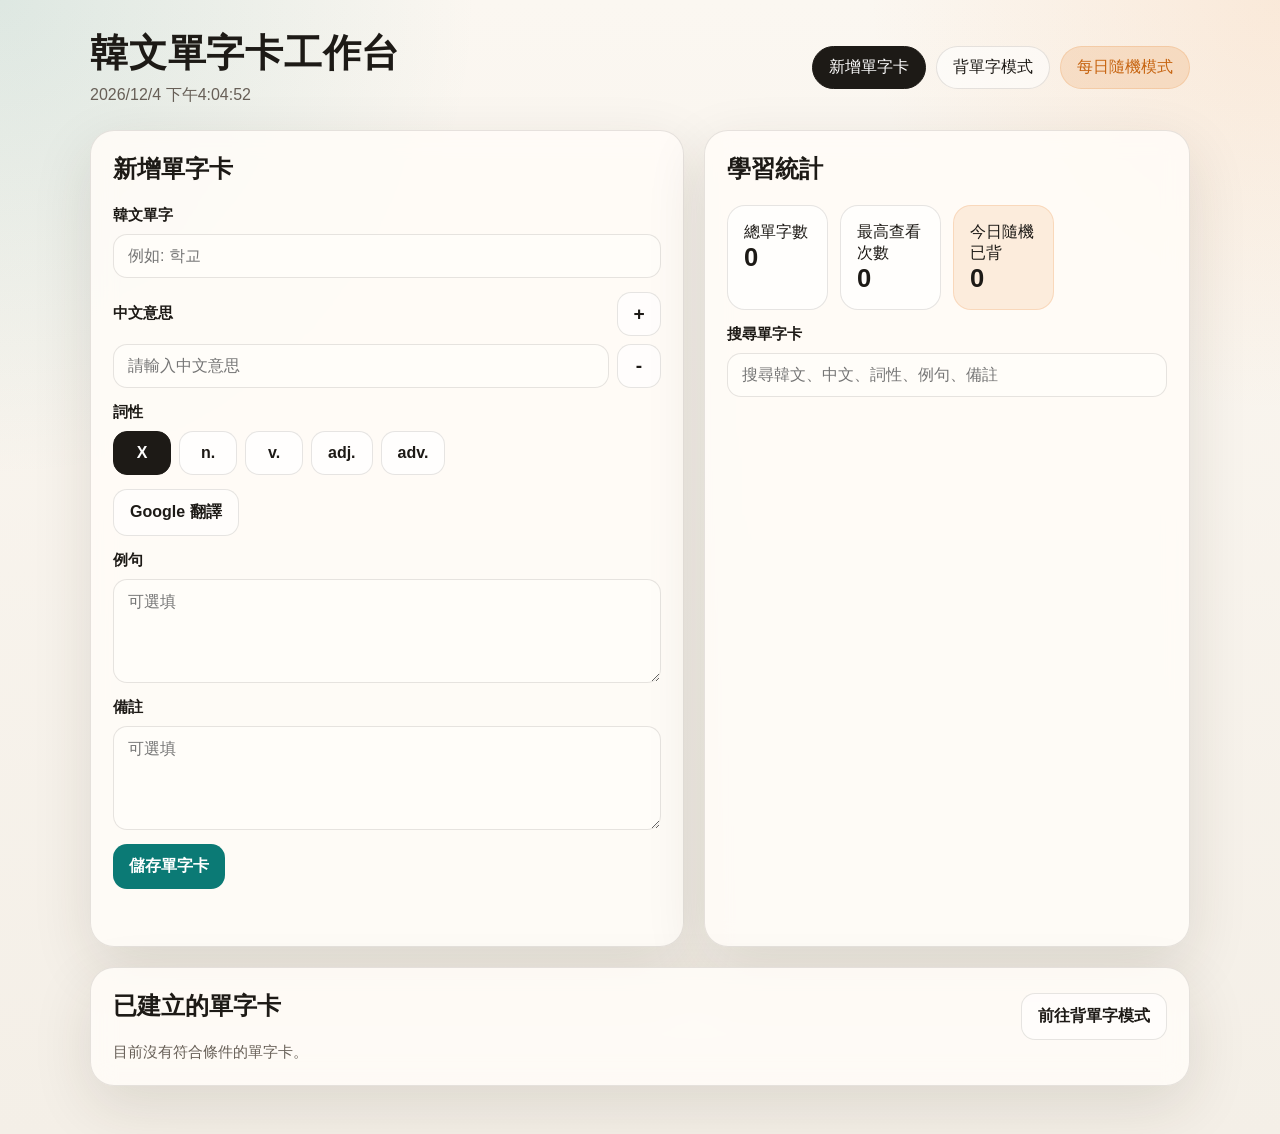
<file: index.html>
<!doctype html>
<html lang="zh-Hant">
  <head>
    <meta charset="UTF-8" />
    <meta name="viewport" content="width=device-width, initial-scale=1.0" />
    <meta http-equiv="refresh" content="0; url=write.html" />
    <title>韓文單字卡</title>
  </head>
  <body>
    <p>Redirecting to <a href="write.html">write.html</a>...</p>
  </body>
</html>
</file>
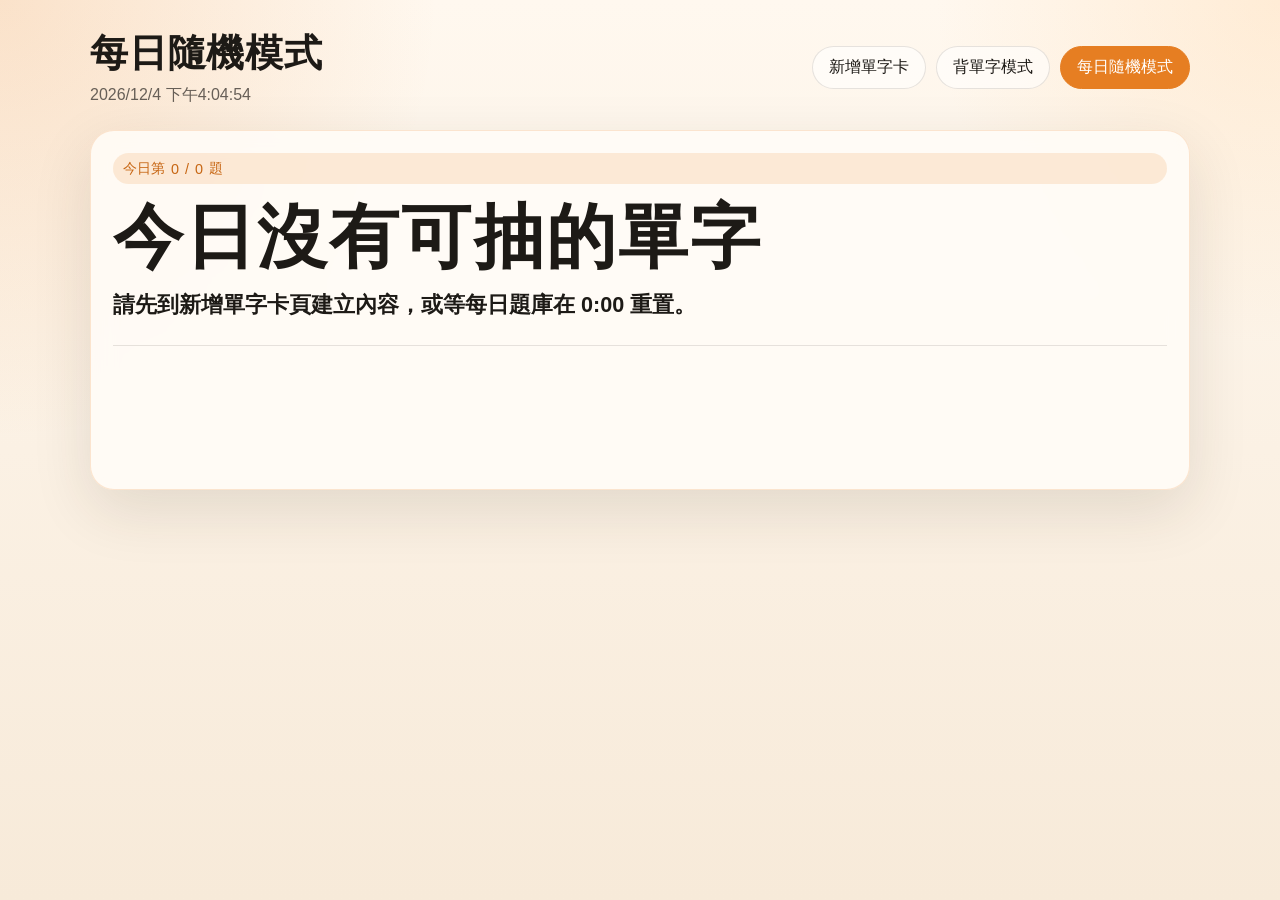
<file: daily.html>
<!doctype html>
<html lang="zh-Hant">
  <head>
    <meta charset="UTF-8" />
    <meta name="viewport" content="width=device-width, initial-scale=1.0" />
    <title>每日隨機模式</title>
    <link rel="stylesheet" href="styles.css" />
  </head>
  <body class="daily-page">
    <main class="shell">
      <header class="topbar">
        <div class="brand">
          <h1>每日隨機模式</h1>
          <p id="daily-now"></p>
        </div>
        <nav class="nav">
          <a href="write.html">新增單字卡</a>
          <a href="study.html">背單字模式</a>
          <a class="active daily-link" href="daily.html">每日隨機模式</a>
        </nav>
      </header>

      <section class="panel study-card daily-panel">
        <div class="pill daily-pill">今日第 <span id="daily-current-index">0</span> / <span id="daily-total-inline">0</span> 題</div>
        <div id="daily-word" class="hero-word">按開始進入今日 20 題</div>
        <div id="daily-answer" class="meaning" hidden></div>
        <div id="daily-example" class="hint"></div>
        <div id="daily-memo" class="hint"></div>
        <div class="divider"></div>
        <div class="actions">
          <button id="daily-start" class="primary daily-start" type="button">開始</button>
          <button id="daily-end" class="ghost daily-end" type="button" hidden>結束</button>
          <button id="daily-toggle-answer" class="primary toggle-answer daily-toggle" type="button" aria-pressed="false" hidden>答案：關</button>
          <button id="daily-remember" class="daily-remember" type="button" hidden>記得</button>
          <button id="daily-forgot" class="daily-forgot" type="button" hidden>未記得</button>
        </div>

        <section id="daily-summary" class="daily-summary" hidden>
          <h2>今日統整</h2>
          <div class="stats">
            <div class="stat">
              <span>記得</span>
              <strong id="daily-summary-remembered">0</strong>
            </div>
            <div class="stat">
              <span>未記得</span>
              <strong id="daily-summary-forgot">0</strong>
            </div>
          </div>
          <div class="actions">
            <button id="daily-back-to-start" class="daily-end" type="button">回到開始頁</button>
            <button id="daily-new-mode" class="daily-start" type="button">本輪重測</button>
          </div>
        </section>

        <div id="daily-status" class="status"></div>
      </section>
    </main>

    <script src="app.js"></script>
  </body>
</html>
</file>
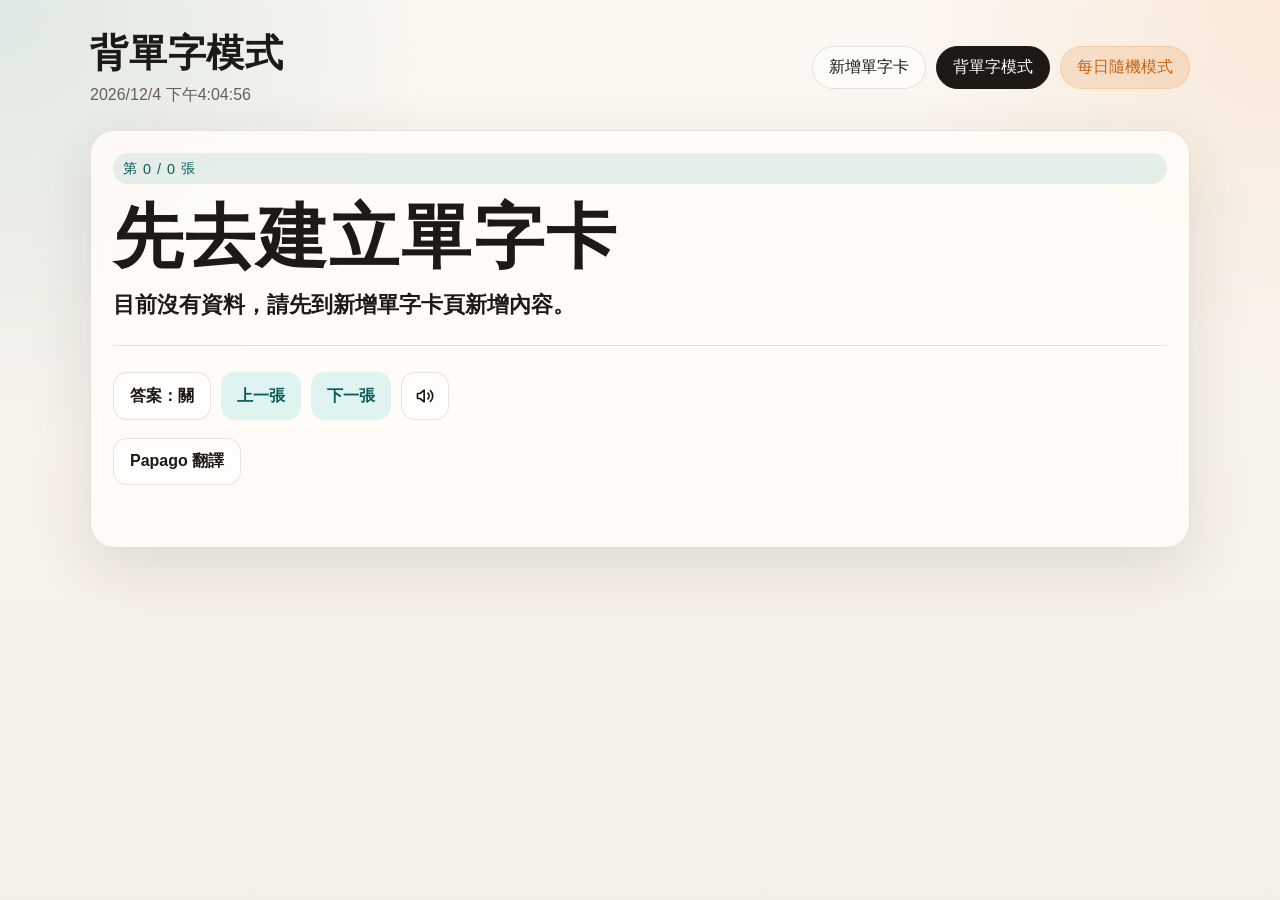
<file: study.html>
<!doctype html>
<html lang="zh-Hant">
  <head>
    <meta charset="UTF-8" />
    <meta name="viewport" content="width=device-width, initial-scale=1.0" />
    <title>背單字模式</title>
    <link rel="stylesheet" href="styles.css" />
  </head>
  <body>
    <main class="shell">
      <header class="topbar">
        <div class="brand">
          <h1>背單字模式</h1>
          <p id="study-now"></p>
        </div>
        <nav class="nav">
          <a href="write.html">新增單字卡</a>
          <a class="active" href="study.html">背單字模式</a>
          <a class="daily-link" href="daily.html">每日隨機模式</a>
        </nav>
      </header>

      <section class="panel study-card">
        <div class="pill">第 <span id="current-index">0</span> / <span id="study-total-inline">0</span> 張</div>
        <div id="study-word" class="hero-word">先去建立單字卡</div>
        <div id="study-answer" class="meaning" hidden></div>
        <div id="study-example" class="hint"></div>
        <div id="study-memo" class="hint"></div>
        <div class="divider"></div>
        <div class="actions">
          <button id="toggle-answer" class="primary toggle-answer" type="button" aria-pressed="false">答案：關</button>
          <button id="prev-card" class="secondary" type="button">上一張</button>
          <button id="next-card" class="secondary" type="button">下一張</button>
          <button id="study-speak" class="ghost icon-button" type="button" aria-label="語音播放" title="語音播放">
            <svg class="icon-volume" viewBox="0 0 24 24" aria-hidden="true" focusable="false">
              <path d="M11 5 6 9H3v6h3l5 4z"></path>
              <path d="M15.5 8.5a5 5 0 0 1 0 7"></path>
              <path d="M18.5 5.5a9 9 0 0 1 0 13"></path>
            </svg>
          </button>
        </div>
        <div class="actions">
          <a id="study-papago-translate" class="button-link ghost" href="https://papago.naver.com/" target="_blank" rel="noreferrer">Papago 翻譯</a>
        </div>
        <div id="study-status" class="status"></div>
      </section>
    </main>

    <script src="app.js"></script>
  </body>
</html>
</file>
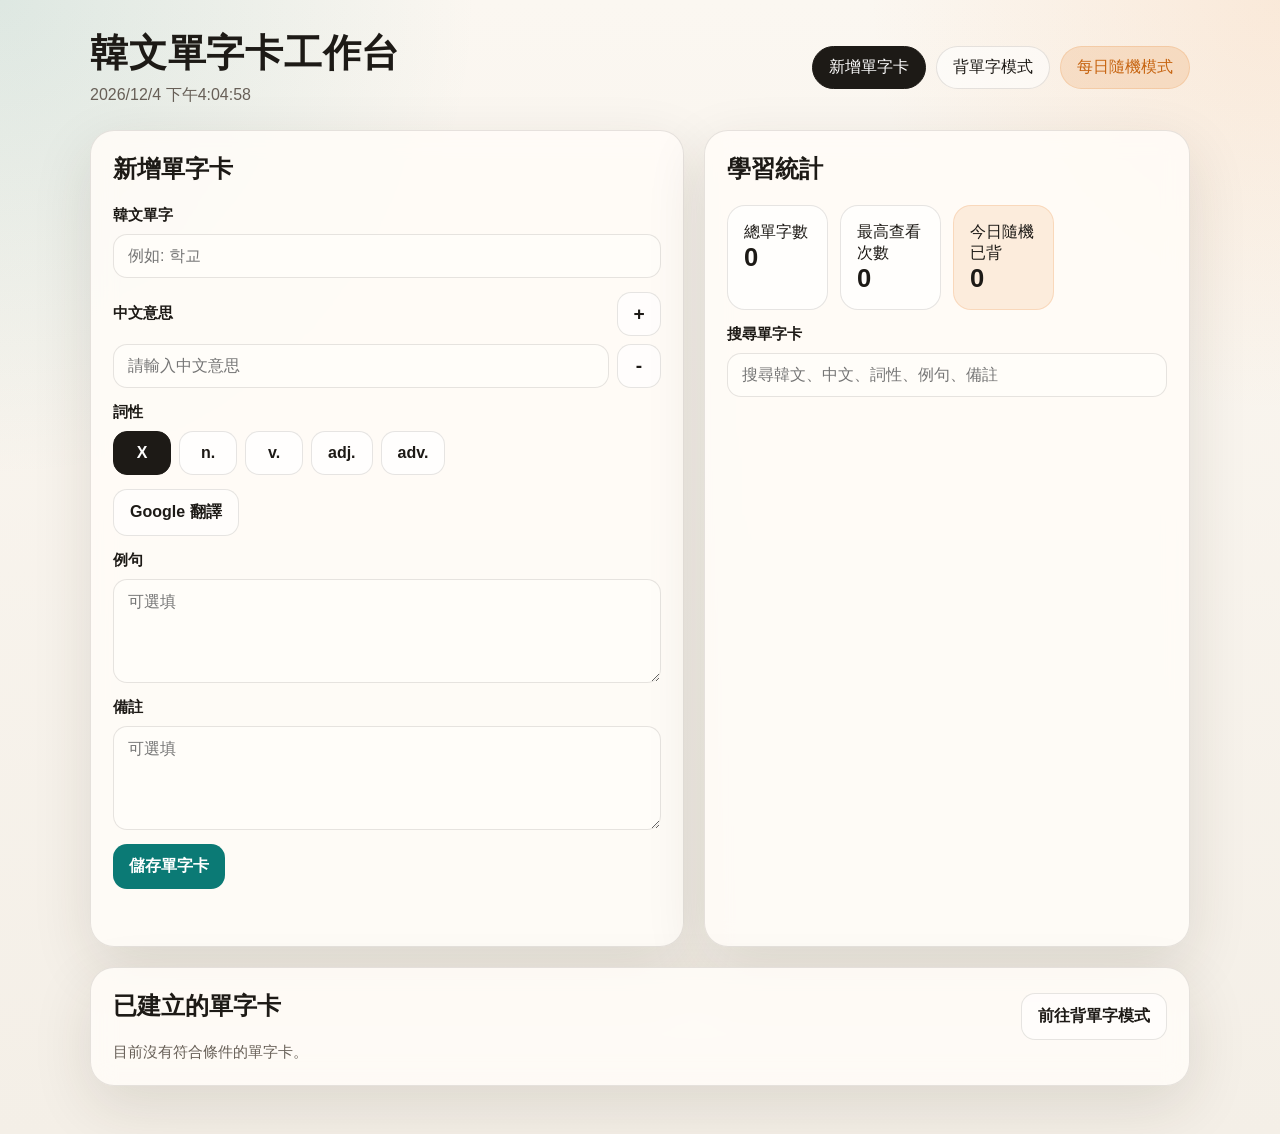
<file: write.html>
<!doctype html>
<html lang="zh-Hant">
  <head>
    <meta charset="UTF-8" />
    <meta name="viewport" content="width=device-width, initial-scale=1.0" />
    <title>新增單字卡</title>
    <link rel="stylesheet" href="styles.css" />
  </head>
  <body>
    <main class="shell">
      <header class="topbar">
        <div class="brand">
          <h1>韓文單字卡工作台</h1>
          <p id="write-now"></p>
        </div>
        <nav class="nav">
          <a class="active" href="write.html">新增單字卡</a>
          <a href="study.html">背單字模式</a>
          <a class="daily-link" href="daily.html">每日隨機模式</a>
        </nav>
      </header>

      <section class="layout">
        <section class="panel">
          <h2 id="write-form-title">新增單字卡</h2>
          <form id="card-form" class="stack">
            <div class="field">
              <label for="korean">韓文單字</label>
              <input id="korean" name="korean" placeholder="例如: 학교" required />
            </div>

            <div class="field">
              <div class="meaning-header">
                <label>中文意思</label>
                <button id="add-meaning" class="ghost meaning-add" type="button" aria-label="新增更多意思">+</button>
              </div>
              <div id="meaning-list" class="meaning-list"></div>
            </div>

            <div class="field">
              <label>詞性</label>
              <div id="pos-picker" class="pos-picker">
                <button class="pos-option active" type="button" data-value="X">X</button>
                <button class="pos-option" type="button" data-value="n.">n.</button>
                <button class="pos-option" type="button" data-value="v.">v.</button>
                <button class="pos-option" type="button" data-value="adj.">adj.</button>
                <button class="pos-option" type="button" data-value="adv.">adv.</button>
              </div>
              <input id="part-of-speech" name="partOfSpeech" type="hidden" value="X" />
            </div>

            <div class="actions">
              <button id="google-meaning" class="ghost" type="button">Google 翻譯</button>
            </div>

            <div class="field">
              <label for="example">例句</label>
              <textarea id="example" name="example" placeholder="可選填"></textarea>
            </div>

            <div class="field">
              <label for="memo">備註</label>
              <textarea id="memo" name="memo" placeholder="可選填"></textarea>
            </div>

            <div class="actions">
              <button class="primary" type="submit">儲存單字卡</button>
            </div>
            <div id="write-status" class="status"></div>
          </form>
        </section>

        <aside class="panel">
          <h2>學習統計</h2>
          <div class="stack">
            <div class="stats stats-four">
              <div class="stat">
                <span>總單字數</span>
                <strong id="total-count">0</strong>
              </div>
              <div class="stat">
                <span>最高查看次數</span>
                <strong id="max-views-write">0</strong>
              </div>
              <div class="stat daily-stat">
                <span>今日隨機已背</span>
                <strong id="today-daily-studied">0</strong>
              </div>
            </div>

            <div class="field">
              <label for="search">搜尋單字卡</label>
              <input id="search" placeholder="搜尋韓文、中文、詞性、例句、備註" />
            </div>
          </div>
        </aside>
      </section>

      <section class="panel" style="margin-top: 20px;">
        <div class="toolbar">
          <h2>已建立的單字卡</h2>
          <a class="button-link ghost" href="study.html">前往背單字模式</a>
        </div>
        <div id="card-list" class="list"></div>
      </section>
    </main>

    <script src="app.js"></script>
  </body>
</html>
</file>
<file: styles.css>
:root {
  --bg: #f4efe7;
  --surface: rgba(255, 252, 247, 0.88);
  --surface-strong: #fffaf2;
  --ink: #1d1a16;
  --muted: #675f57;
  --line: rgba(52, 45, 37, 0.12);
  --accent: #0b7a75;
  --accent-strong: #095c58;
  --accent-soft: #dff3f1;
  --danger: #b34a37;
  --daily: #e67e22;
  --daily-strong: #c76512;
  --daily-soft: #ffe2c2;
  --shadow: 0 20px 60px rgba(50, 38, 24, 0.12);
}

* {
  box-sizing: border-box;
}

body {
  margin: 0;
  font-family: "Segoe UI", "Noto Sans TC", sans-serif;
  color: var(--ink);
  background:
    radial-gradient(circle at top left, rgba(11, 122, 117, 0.12), transparent 28%),
    radial-gradient(circle at top right, rgba(244, 170, 109, 0.18), transparent 24%),
    linear-gradient(180deg, #fbf7f1 0%, var(--bg) 100%);
  min-height: 100vh;
}

a {
  color: inherit;
}

.shell {
  width: min(1100px, calc(100% - 32px));
  margin: 0 auto;
  padding: 28px 0 48px;
}

.topbar {
  display: flex;
  flex-wrap: wrap;
  gap: 12px;
  align-items: center;
  justify-content: space-between;
  margin-bottom: 24px;
}

.brand h1 {
  margin: 0;
  font-size: clamp(1.8rem, 3vw, 2.6rem);
  letter-spacing: 0.02em;
}

.brand p {
  margin: 6px 0 0;
  color: var(--muted);
}

.nav {
  display: flex;
  gap: 10px;
  flex-wrap: wrap;
}

.nav a {
  text-decoration: none;
  padding: 10px 16px;
  border-radius: 999px;
  border: 1px solid var(--line);
  background: rgba(255, 255, 255, 0.56);
}

.nav a.active {
  background: var(--ink);
  color: #fff;
  border-color: var(--ink);
}

.nav a.daily-link {
  background: rgba(230, 126, 34, 0.16);
  color: var(--daily-strong);
  border-color: rgba(230, 126, 34, 0.18);
}

.nav a.daily-link.active {
  background: var(--daily);
  color: #fff;
  border-color: var(--daily);
}

.layout {
  display: grid;
  grid-template-columns: 1.1fr 0.9fr;
  gap: 20px;
}

.panel {
  background: var(--surface);
  border: 1px solid var(--line);
  border-radius: 24px;
  box-shadow: var(--shadow);
  backdrop-filter: blur(12px);
  padding: 22px;
}

.panel h2,
.panel h3 {
  margin-top: 0;
}

.stack {
  display: grid;
  gap: 14px;
}

.field {
  display: grid;
  gap: 8px;
}

.field label {
  font-weight: 700;
  font-size: 0.95rem;
}

.field input,
.field textarea,
.field select {
  width: 100%;
  border-radius: 14px;
  border: 1px solid var(--line);
  background: #fffdf9;
  padding: 12px 14px;
  font: inherit;
  color: inherit;
}

.field textarea {
  min-height: 104px;
  resize: vertical;
}

.actions {
  display: flex;
  flex-wrap: wrap;
  gap: 10px;
}

.candidate-pills {
  display: flex;
  flex-wrap: wrap;
  gap: 8px;
}

.word-line {
  display: flex;
  align-items: center;
  gap: 10px;
}

.daily-dot {
  width: 12px;
  height: 12px;
  border-radius: 999px;
  background: var(--daily);
  box-shadow: 0 0 0 4px rgba(230, 126, 34, 0.14);
  flex: 0 0 auto;
}

.meaning-header {
  display: flex;
  align-items: center;
  justify-content: space-between;
  gap: 10px;
}

.meaning-list {
  display: grid;
  gap: 10px;
}

.meaning-row {
  display: grid;
  grid-template-columns: minmax(0, 1fr) auto;
  gap: 8px;
}

.meaning-add,
.meaning-remove {
  min-width: 44px;
  width: 44px;
  height: 44px;
  padding: 0;
  display: inline-flex;
  align-items: center;
  justify-content: center;
  font-size: 1.2rem;
}

.pos-picker {
  display: flex;
  flex-wrap: wrap;
  gap: 8px;
}

.pos-option {
  min-width: 58px;
  background: rgba(255, 255, 255, 0.7);
  color: var(--ink);
  border: 1px solid var(--line);
}

.pos-option.active {
  background: var(--ink);
  color: #fff;
  border-color: var(--ink);
}

button,
.button-link {
  border: 0;
  border-radius: 14px;
  padding: 12px 16px;
  font: inherit;
  font-weight: 700;
  cursor: pointer;
  text-decoration: none;
}

button.primary,
.button-link.primary {
  background: var(--accent);
  color: white;
}

button.primary:hover,
.button-link.primary:hover {
  background: var(--accent-strong);
}

.toggle-answer.is-off {
  background: rgba(255, 255, 255, 0.7);
  color: var(--ink);
  border: 1px solid var(--line);
}

.toggle-answer.is-on {
  background: var(--accent);
  color: #fff;
}

button.secondary,
.button-link.secondary {
  background: var(--accent-soft);
  color: var(--accent-strong);
}

button.ghost,
.button-link.ghost {
  background: rgba(255, 255, 255, 0.6);
  color: var(--ink);
  border: 1px solid var(--line);
}

button:disabled,
.button-link[aria-disabled="true"] {
  opacity: 0.5;
  cursor: not-allowed;
}

button.danger {
  background: rgba(179, 74, 55, 0.12);
  color: var(--danger);
}

.icon-button {
  min-width: 48px;
  width: 48px;
  height: 48px;
  padding: 0;
  display: inline-flex;
  align-items: center;
  justify-content: center;
}

.icon-volume {
  width: 20px;
  height: 20px;
  fill: none;
  stroke: currentColor;
  stroke-width: 2;
  stroke-linecap: round;
  stroke-linejoin: round;
}

.hint,
.status,
.empty {
  color: var(--muted);
  font-size: 0.95rem;
}

.status {
  min-height: 1.4em;
}

.list {
  display: grid;
  gap: 14px;
}

.card {
  border: 1px solid var(--line);
  border-radius: 20px;
  padding: 16px;
  background: var(--surface-strong);
  position: relative;
}

.card-head {
  display: flex;
  justify-content: space-between;
  gap: 12px;
  align-items: start;
  padding-right: 36px;
}

.word {
  font-size: 1.6rem;
  font-weight: 800;
}

.meta {
  display: flex;
  flex-wrap: wrap;
  gap: 8px;
  margin-top: 10px;
}

.pill {
  display: inline-flex;
  align-items: center;
  gap: 6px;
  padding: 6px 10px;
  border-radius: 999px;
  background: rgba(11, 122, 117, 0.1);
  color: var(--accent-strong);
  font-size: 0.9rem;
}

.split {
  display: grid;
  gap: 20px;
}

.split.two {
  grid-template-columns: repeat(2, minmax(0, 1fr));
}

.study-card {
  min-height: 360px;
  display: grid;
  gap: 18px;
  align-content: start;
}

.hero-word {
  font-size: clamp(2.4rem, 7vw, 4.4rem);
  line-height: 1;
  font-weight: 900;
  letter-spacing: 0.03em;
}

.meaning {
  font-size: 1.35rem;
  font-weight: 700;
}

.divider {
  height: 1px;
  background: var(--line);
  margin: 8px 0;
}

.stats {
  display: grid;
  grid-template-columns: repeat(3, minmax(0, 1fr));
  gap: 12px;
}

.stats-four {
  grid-template-columns: repeat(4, minmax(0, 1fr));
}

.stat {
  border-radius: 18px;
  background: rgba(255, 255, 255, 0.64);
  border: 1px solid var(--line);
  padding: 16px;
}

.stat strong {
  display: block;
  font-size: 1.6rem;
}

.daily-stat {
  background: rgba(230, 126, 34, 0.12);
  border-color: rgba(230, 126, 34, 0.18);
}

.toolbar {
  display: flex;
  justify-content: space-between;
  align-items: center;
  gap: 10px;
  flex-wrap: wrap;
}

.delete-icon {
  position: absolute;
  top: 12px;
  right: 12px;
  width: 32px;
  height: 32px;
  border-radius: 999px;
  padding: 0;
  display: inline-flex;
  align-items: center;
  justify-content: center;
  background: rgba(179, 74, 55, 0.14);
  color: var(--danger);
  border: 1px solid rgba(179, 74, 55, 0.22);
  font-size: 0.95rem;
  line-height: 1;
}

.delete-icon:hover {
  background: rgba(179, 74, 55, 0.24);
}

.edit-icon {
  position: absolute;
  top: 52px;
  right: 12px;
  width: 32px;
  height: 32px;
  border-radius: 999px;
  padding: 0;
  display: inline-flex;
  align-items: center;
  justify-content: center;
  background: rgba(11, 122, 117, 0.12);
  color: var(--accent-strong);
  border: 1px solid rgba(11, 122, 117, 0.2);
}

.edit-icon:hover {
  background: rgba(11, 122, 117, 0.22);
}

.icon-gear {
  width: 18px;
  height: 18px;
  fill: none;
  stroke: currentColor;
  stroke-width: 2;
  stroke-linecap: round;
  stroke-linejoin: round;
}

.daily-page {
  background:
    radial-gradient(circle at top left, rgba(230, 126, 34, 0.18), transparent 28%),
    radial-gradient(circle at top right, rgba(255, 205, 148, 0.28), transparent 22%),
    linear-gradient(180deg, #fff8ef 0%, #f7ead9 100%);
}

.daily-panel {
  border-color: rgba(230, 126, 34, 0.18);
}

.daily-pill {
  background: rgba(230, 126, 34, 0.14);
  color: var(--daily-strong);
}

.daily-toggle.is-on {
  background: var(--daily);
  color: #fff;
}

.daily-start {
  background: var(--daily);
  color: #fff;
}

.daily-start:hover {
  background: var(--daily-strong);
}

.daily-end {
  background: rgba(255, 255, 255, 0.74);
  color: var(--daily-strong);
  border: 1px solid rgba(230, 126, 34, 0.18);
}

.daily-remember,
.daily-forgot {
  border: 0;
  border-radius: 14px;
  padding: 12px 16px;
  font: inherit;
  font-weight: 700;
  cursor: pointer;
}

.daily-remember {
  background: #dbeafe;
  color: #1d4ed8;
}

.daily-forgot {
  background: #fee2e2;
  color: #b91c1c;
}

.daily-remember.is-selected {
  background: #2563eb;
  color: #fff;
}

.daily-forgot.is-selected {
  background: #dc2626;
  color: #fff;
}

.daily-summary {
  border: 1px solid rgba(230, 126, 34, 0.16);
  border-radius: 20px;
  padding: 18px;
  background: rgba(255, 255, 255, 0.5);
}

.daily-summary h2 {
  margin-top: 0;
  margin-bottom: 12px;
}

.daily-secondary {
  background: var(--daily-soft);
  color: var(--daily-strong);
}

.daily-ghost {
  background: rgba(255, 255, 255, 0.7);
  color: var(--daily-strong);
  border: 1px solid rgba(230, 126, 34, 0.18);
}

@media (max-width: 860px) {
  .layout,
  .split.two,
  .stats,
  .stats-four {
    grid-template-columns: 1fr;
  }
}
</file>
